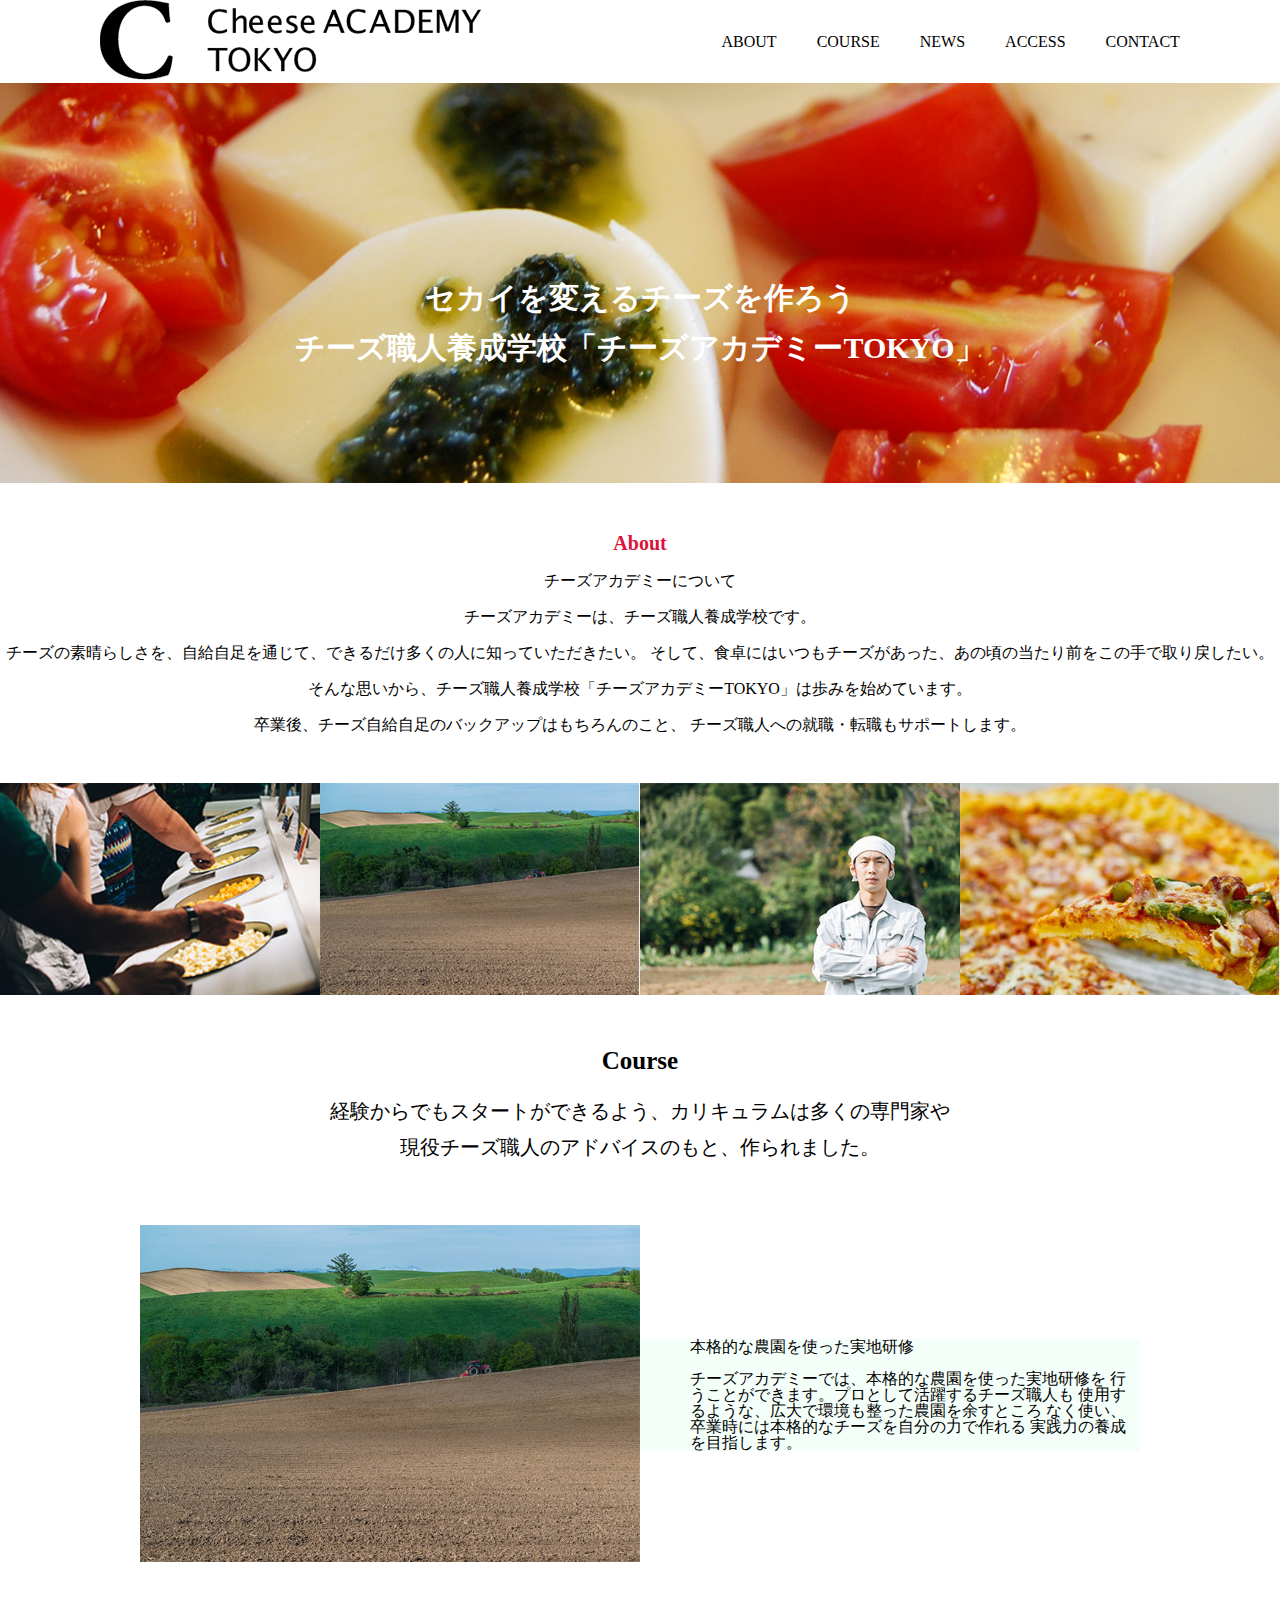
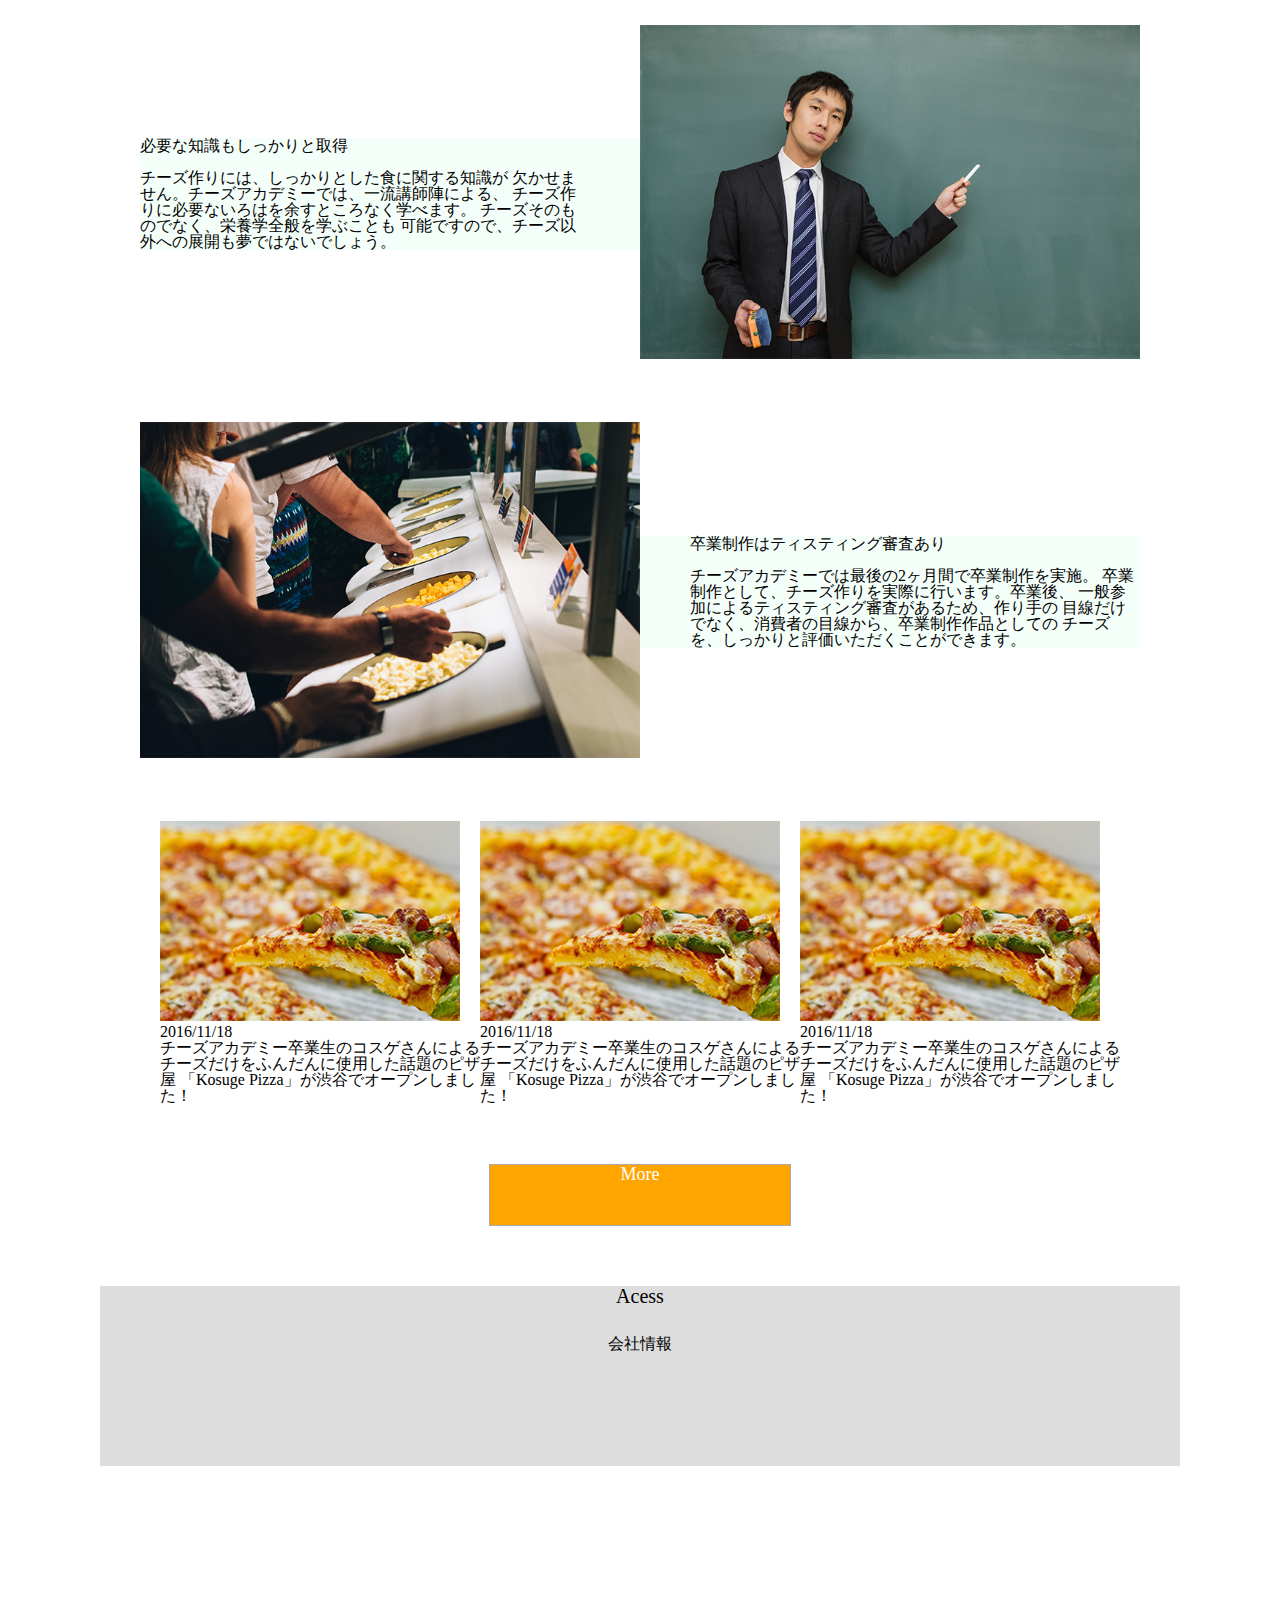
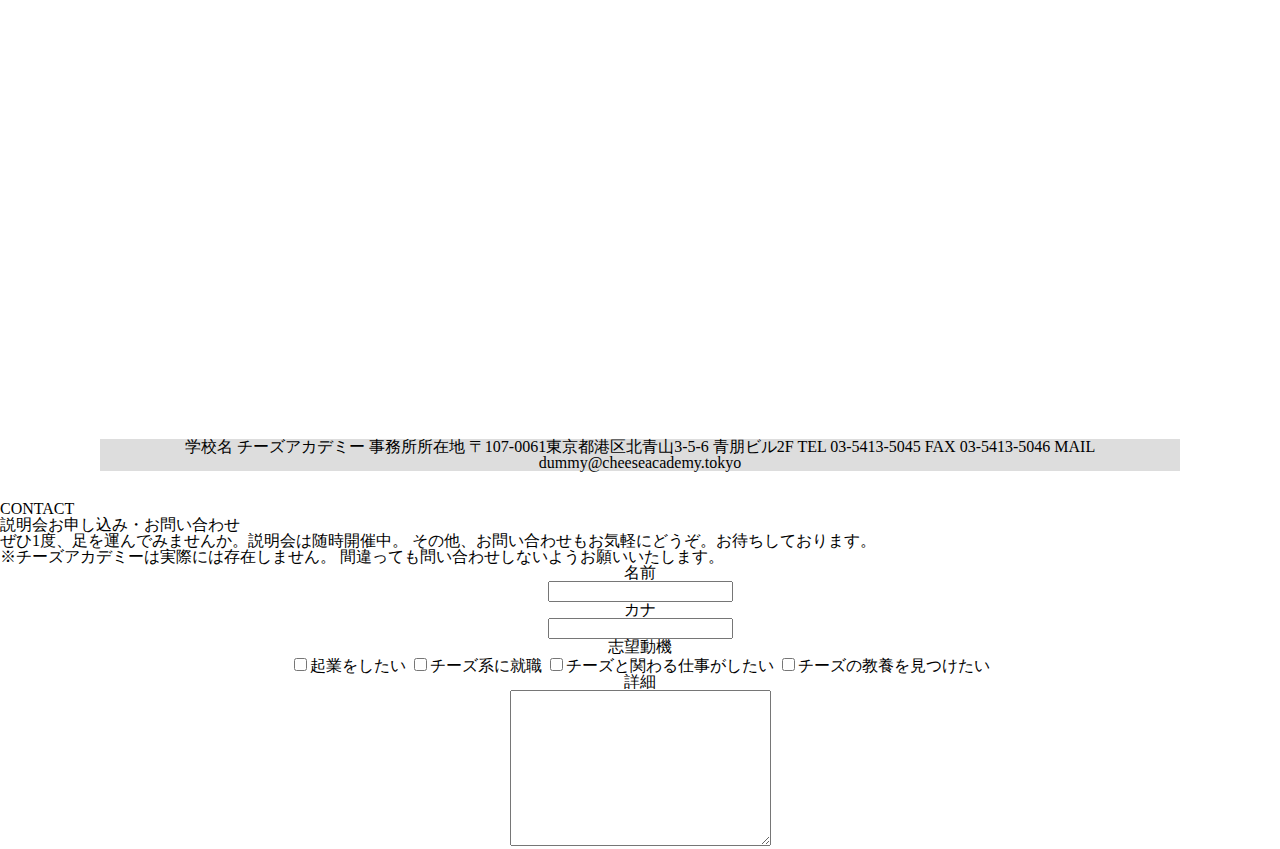
<file: index.html>
<!DOCTYPE html>
<html lang="ja">
<!-- 最初の設定は終わっています　必要な方は触ってください -->

<head>
  <meta charset="UTF-8">
  <meta name="viewport" content="width=device-width, initial-scale=1.0">
  <meta http-equiv="X-UA-Compatible" content="ie=edge">
  <title>チーズアカデミー</title>
  <link rel="stylesheet" href="css/reset.css">
  <link rel="stylesheet" href="css/style.css">
</head>
<!-- 最初の設定は終わっています　必要な方は触ってください -->


<body>
  <!-- この中に記述していく -->

  <div class="header">
  <h1 class="logo"><img src="img/header_logo.png" alt=""></h1>
  <ul class="header__nav">
    <li>ABOUT</li>
    <li>COURSE</li>
    <li>NEWS</li>
    <li>ACCESS</li>
    <li>CONTACT</li>
  </ul>
  </div>

  <div class="mainvisual">
    <h2 class="mainvisual__title">セカイを変えるチーズを作ろう</h2>
    <p class="mainvisual__subtitle">チーズ職人養成学校「チーズアカデミーTOKYO」</p>


  </div>

  <!-- ここから下にコードを書く -->

  <!-- ここから上にコードを書く -->
  <!-- この中に記述していく -->
  <script src="https://code.jquery.com/jquery-3.2.1.min.js"></script>
  <script src="js/main.js"></script>

  <div class="about">
  <h3 class="about__title">About</h3>
    <p class="about__subtitle">チーズアカデミーについて</p>
    <p class="about__text">チーズアカデミーは、チーズ職人養成学校です。</p>
    <p class="about__text">チーズの素晴らしさを、自給自足を通じて、できるだけ多くの人に知っていただきたい。
      そして、食卓にはいつもチーズがあった、あの頃の当たり前をこの手で取り戻したい。</p>
    <p class="about__text">そんな思いから、チーズ職人養成学校「チーズアカデミーTOKYO」は歩みを始めています。</p>
    <p class="about__text">卒業後、チーズ自給自足のバックアップはもちろんのこと、
      チーズ職人への就職・転職もサポートします。</p>
  </div>
  
  <div class="imgBox">
    <p><img src="img/about_01.jpg" alt=""></p>
    <p><img src="img/about_02.jpg" alt=""></p>
    <p><img src="img/about_03.jpg" alt=""></p>
    <p><img src="img/about_04.jpg" alt=""></p>
  </div>

<div class="Course">
  <h3 class="Course__title">Course</h3>
  <p class="Course__text">経験からでもスタートができるよう、カリキュラムは多くの専門家や<br>
    現役チーズ職人のアドバイスのもと、作られました。</p>


</div>

<div class="p-section p-flex" id="c-01">
  <div class="p-section__discription">
  <h3>本格的な農園を使った実地研修</h3>
  <p>チーズアカデミーでは、本格的な農園を使った実地研修を
    行うことができます。プロとして活躍するチーズ職人も
    使用するような、広大で環境も整った農園を余すところ
    なく使い、卒業時には本格的なチーズを自分の力で作れる
    実践力の養成を目指します。</p>
</div>
<div class="p-section__img"><img src="img/course_01.jpg" alt=""></div>
</div>

<div class="p-section p-flex" id="c-02">
<div class="p-section__discription">
  <h3>必要な知識もしっかりと取得</h3>
  <p>チーズ作りには、しっかりとした食に関する知識が
    欠かせません。チーズアカデミーでは、一流講師陣による、
    チーズ作りに必要ないろはを余すところなく学べます。
    チーズそのものでなく、栄養学全般を学ぶことも
    可能ですので、チーズ以外への展開も夢ではないでしょう。</p>
</div>
<div class="p-section__img"><img src="img/course_02.jpg" alt=""></div> 
</div>

<div class="p-section p-flex" id="c-03">
<div class="p-section__discription">
  <h3>卒業制作はティスティング審査あり</h3>
  <p>チーズアカデミーでは最後の2ヶ月間で卒業制作を実施。
    卒業制作として、チーズ作りを実際に行います。卒業後、
    一般参加によるティスティング審査があるため、作り手の
    目線だけでなく、消費者の目線から、卒業制作作品としての
    チーズを、しっかりと評価いただくことができます。</p>
  </div>
<div class="p-section__img"><img src="img/course_03.jpg" alt=""></div>
</div>


<div class="newsBox"></div>
  <ul class="newsList">

    <li class="newsList_item">
      <div class="newsList_item-img"><img src="img/news_img.jpg" alt=""></div>
      <div class="newsList_item-day">2016/11/18</div>
      <div class="newsList_item-text">チーズアカデミー卒業生のコスゲさんによる
        チーズだけをふんだんに使用した話題のピザ屋
        「Kosuge Pizza」が渋谷でオープンしました！</div>
    </li>

    <li class="newsList_item">
      <div class="newsList_item-img"><img src="img/news_img.jpg" alt=""></div>
      <div class="newsList_item-day">2016/11/18</div>
      <div class="newsList_item-text">チーズアカデミー卒業生のコスゲさんによる
        チーズだけをふんだんに使用した話題のピザ屋
        「Kosuge Pizza」が渋谷でオープンしました！</div>
    </li>

    <li class="newsList_item">
      <div class="newsList_item-img"><img src="img/news_img.jpg" alt=""></div>
      <div class="newsList_item-day">2016/11/18</div>
      <div class="newsList_item-text">チーズアカデミー卒業生のコスゲさんによる
        チーズだけをふんだんに使用した話題のピザ屋
        「Kosuge Pizza」が渋谷でオープンしました！</div>
    </li>

  </ul>

  <div class="readmore">
    <a class="button" href="#">More</a>
  </div>

  <div class="acessBox"></div>
    <div class="acess__title">
      <div class="Access-1">
      <p>Acess</p>
      </div>
      
      <div class="Access-2">
      <p>会社情報</p>
      </div>
    </div>
      
    <div class="acess-map">
      <iframe src="https://www.google.com/maps/embed?pb=!1m18!1m12!1m3!1d3241.3925225791795!2d139.71166271525848!3d35.667335780197504!2m3!1f0!2f0!3f0!3m2!1i1024!2i768!4f13.1!3m3!1m2!1s0x60188c9faa249f2b%3A0xee790ed6e4ca628d!2z44CSMTA3LTAwNjEg5p2x5Lqs6YO95riv5Yy65YyX6Z2S5bGx77yT5LiB55uu77yV4oiS77yWIDLpmo4!5e0!3m2!1sja!2sjp!4v1604660373006!5m2!1sja!2sjp" width="100%" height="450" frameborder="0" style="border:0;" allowfullscreen="" aria-hidden="false" tabindex="0"></iframe>
    </div>

    <div class="access-info">
      <tabled>
          <tr>
          <th>学校名</th>
          <th>チーズアカデミー</th>
          </tr>

          <tr>
            <th>事務所所在地</th>
            <th>〒107-0061東京都港区北青山3-5-6 青朋ビル2F</th>
          </tr>

          <tr>
            <th>TEL</th>
            <th>03-5413-5045</th>
          </tr>

          <tr>
            <th>FAX</th>
            <th>03-5413-5046</th>
          </tr>

          <tr>
            <th>MAIL</th>
            <th>dummy@cheeseacademy.tokyo</th>
          </tr>

      </table>
      </div>

    
    </div>
  
  <div class="contactBox">
    <h4>CONTACT</h4>
    <p>説明会お申し込み・お問い合わせ</p>
    <p>ぜひ1度、足を運んでみませんか。説明会は随時開催中。
      その他、お問い合わせもお気軽にどうぞ。お待ちしております。</p>
    <p>※チーズアカデミーは実際には存在しません。
      間違っても問い合わせしないようお願いいたします。</p>
  </div>  



  <div class="formBox">
  <dl>
    <dt><span>名前</span></dt>
    <dd><input type="text" name=name class="name"></dd>
  </dl>

  <dl>
    <dt>カナ</dt>
    <dd><input type="text"></dd>
  </dl>

  <dl>
    <dt>志望動機</dt>
    <dd>
      <span><input type="checkbox" name="id=">起業をしたい</span>
      <span><input type="checkbox" name="id=">チーズ系に就職</span>
      <span><input type="checkbox" name="id=">チーズと関わる仕事がしたい</span>
      <span><input type="checkbox" name="id=">チーズの教養を見つけたい</span>
    </dd>
  </dl>

  <dl>
    <dt>詳細</dt>
    <dd>
      <textarea name="" id="" cols="30" rows="10"></textarea>
    </dd>
  </dl>
</div>


</body>

</html>
</file>
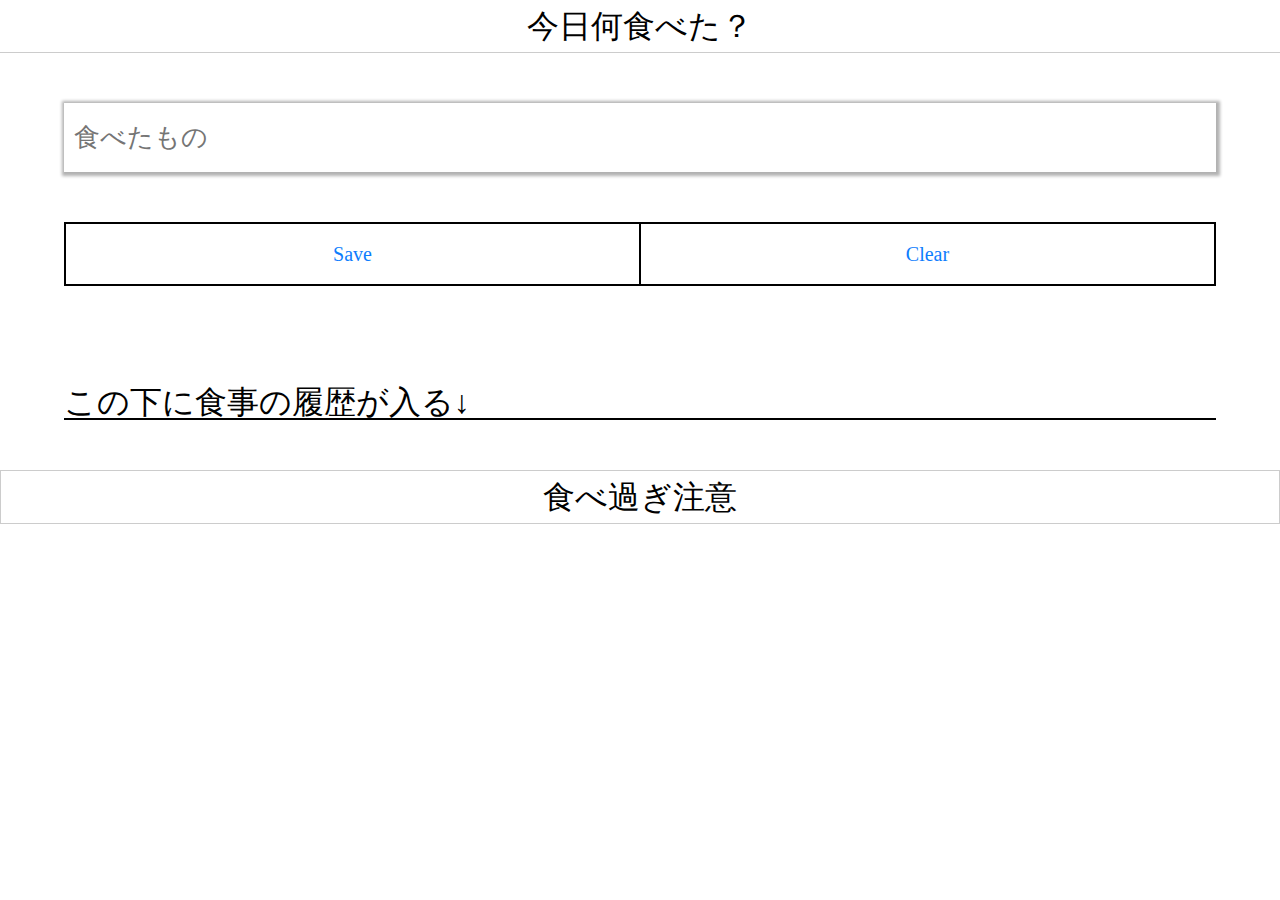
<file: html_kiwata_16/index_complete.html>
<!DOCTYPE html>
<html>

<head>
    <meta charset="UTF-8">
    <title>今日何食べた？</title>
    <script src="js/jquery-2.1.3.min.js"></script>
    <link rel='stylesheet' href='css/reset.css'>
    <link rel="stylesheet" href="css/sample.css">
</head>

<body>
    <header>
        <h1>今日何食べた？</h1>
    </header>
    <main>
        <input type="text" id="key" placeholder="食べたもの">
        <!-- <textarea id="memo" placeholder="ここにテキストが入ります"></textarea> -->
        <ul>
            <li id="save">Save</li>
            <li id="clear">Clear</li>
        </ul>
    </main>

    <div class='memo'>
        この下に食事の履歴が入る↓
    </div>
    <ul id="list">
        <!-- ここに追加データが挿入される -->
    </ul>


    <script>
        //1.Save クリックイベント
        $("#save").on("click", function () {

            // val()で値を取得する
            const key = $("#key").val();
            if(!key){
                alert("なにも食べてない？食べたものを入力してね！");
                retuen;
            }
            
            // const value = $("#memo").val(); 一時的
            // const value = $("2020-11-19").val();      // 先ほどundefined
            // const value = "2020-11-19";               // 固定値
            
            var today = new Date();      //現在時刻を取得(このままでは使えない)
            const value = today.getFullYear() + '-' + (today.getMonth() + 1) + '-' + today.getDate()
            
            // [解説] javascriptは日付が弱い(使うのが面倒くさい)
            // [解説] today.getFullYear()  todayの年
            // [解説] today.getMonth()     todayの月番号(1月は0、2月は1)
            // [解説] today.getDay()       todayの日
            // [解説] 文字列結合がjavascriptでは+ 数字の加算と同じなのでちょっと使いにくい 他の言語では「&」が多い
            

            // html側で入力されたデータを取得して確認
            console.log(key)
            console.log(value)

            // データを保存する
            localStorage.setItem(key, value); //一覧表示に追加
            //const html = `<li><span>${key}</span><span>${value}</span></li>`
            const html = `<li><span>${value}</span><span>${key}</span></li>`

            $("#list").append(html);


            // この↓消しちゃダメ
        });





        //2.clear クリックイベント
        $("#clear").on('click', function () {
            // 保存されたデータ（localStorage）を消す
            localStorage.clear();

            //id="list"を削除する
            $("#list").empty();
        });





        //3.ページ読み込み：保存データ取得表示
        for (let i = 0; i < localStorage.length; i++) {
            // 保存されたデータのkeyを取得
            const key = localStorage.key(i);
            console.log(key, 'key')

            // getItemのKeyを使って保存されたデータを全部取得
            const value = localStorage.getItem(key);
            console.log(value, 'value')

            const html = `<li><span>${value}</span><span>${key}</span></li>`
            $("#list").append(html);
        }
    </script>
    <footer>
        <small>食べ過ぎ注意</small>
    </footer>
</body>

</html>
</file>
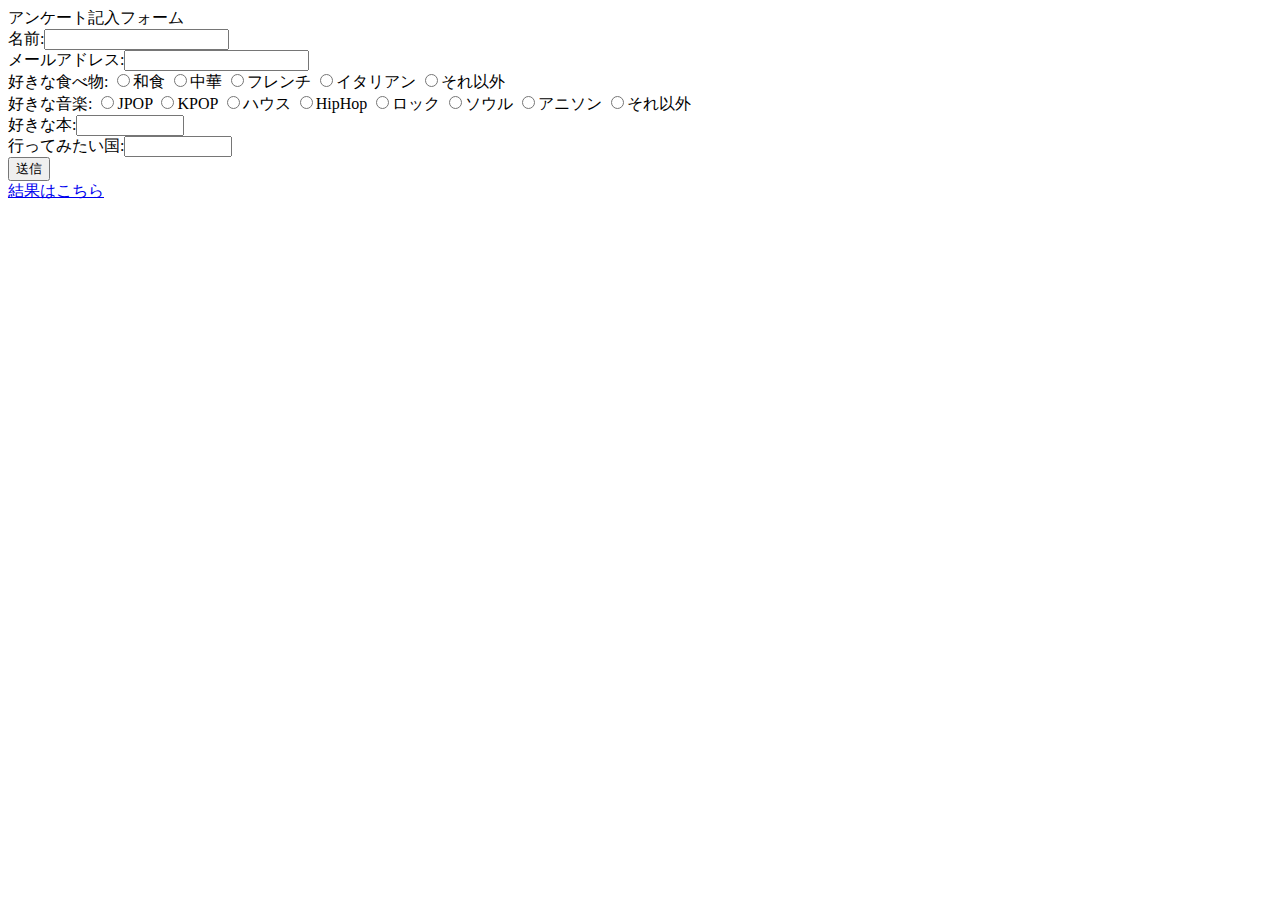
<file: PHP_kiwata_16（アンケート）/post.html>
<!DOCTYPE html>
<html lang="ja">
    <head>
        <meta charset="UTF-8">
        <title>アンケート</title>
    </head>
    
    <body>
        
        アンケート記入フォーム<br>
        
        <form method="post" action="write.php">
        
            名前:<input type="text" name="name" required><br>
            
            メールアドレス:<input type="email" name="mailaddress"><br>
            
            好きな食べ物:
            <input type="radio" name="food" value="和食"      >和食
            <input type="radio" name="food" value="中華"      >中華
            <input type="radio" name="food" value="フレンチ"  >フレンチ
            <input type="radio" name="food" value="イタリアン">イタリアン
            <input type="radio" name="food" value="それ以外"  >それ以外<br>

            好きな音楽:
            <input type="radio" name="music" value="JPOP"    >JPOP
            <input type="radio" name="music" value="KPOP"    >KPOP
            <input type="radio" name="music" value="ハウス"  >ハウス
            <input type="radio" name="music" value="HipHop"  >HipHop
            <input type="radio" name="music" value="ロック"  >ロック
            <input type="radio" name="music" value="ソウル"  >ソウル
            <input type="radio" name="music" value="アニソン">アニソン
            <input type="radio" name="music" value="それ以外">それ以外<br>

            好きな本:<input type="text" name="book" style="width:100px"><br>

            行ってみたい国:<input type="text" name="country" style="width:100px"><br>

            <input type="submit" value="送信">

        </form>
        
        <!--  input全てにnameを設定しました  -->
        <a href='read.php'>結果はこちら</a>

    </body>
</html>
</file>
<file: css/style.css>
/* ここから下に記載していく */
ul.header__nav {display: flex;}
ul.header__nav li{margin-left: 40px;}
.header {display: flex;justify-content: space-around;align-items: center;}

.mainvisual{
    height: 400px;
    background: url(../img/mainbg.png);
    background-position: center;
    background-size: cover;
    background-repeat: no-repeat;
}

.mainvisual__title{
    font-size: 30px;
    color: white;
    font-weight: bold;
    text-align: center;
    padding-top: 200px;


}

.mainvisual__subtitle{
    font-size: 30px;
    color: white;
    font-weight: bold;
    text-align: center;
    padding-top: 20px;


}
    
.about{text-align: center;margin: 50px 0;}
h3.about__title{font-size: 20px;font-weight: bold;color: crimson;margin-bottom: 20px;}
p.about__subtitle{margin-bottom: 20px;font-size: 16px;}
p.about__text{margin-bottom: 20px;}

.imgBox{display: flex;
        margin-bottom: 50px;}
.imgBox p{width: 25%;}
.imgBox p img{width: 100%;}

.Course{
    margin: 25px;
}

.Course__title{
    font-size: 25px
    ;text-align: center;
    font-weight: bold;
    margin-bottom: 20px;
}

.Course__text{
    text-align: center;
    font-size: 20px;
    margin-bottom: 20px;
    line-height: 1.8;
}

.p-flex {
  display: -webkit-box;
  display: -ms-flexbox;
  display: flex;
  flex-wrap: wrap;
  -webkit-box-pack: justify;
  -ms-flex-pack: justify;
  justify-content: space-between;
  flex-direction: row-reverse; }

#c-02 {
  flex-direction: row; }

  #c-01 .p-section__img, #c-02 .p-section__img, #c-03 .p-section__img{
    width: 50%;
    }
#c-01 .p-section__img img, #c-02 .p-section__img img, #c-03 .p-section__img img{
         width: 100%; 
        height: auto;
    }

.p-section {
  max-width: 1000px;
  margin: 60px auto 60px auto; }
  .p-section h3 {
    line-height: 1;
    margin-top: 0; }
  .p-section p {
    margin-top: 1rem; }

.p-section__discription {
  flex: 1;
  align-self: center;
  background:mintcream;
  padding: 0 0 0 50px;
  width: 480px; }

#c-02 .p-section__discription{padding-right: 50px;padding-left: 0px;}

.p-section__image01 {
  flex: 1; }

.p-section__image01 img {
  max-width: 100%;
  width: 100%; }

ul.newsList_item{width: 300px;}

ul.newsList{display: flex;justify-content: space-between;width: 960px;margin: 0 auto;}

.readmore a.button {
    text-decoration: none;
    color: white;
    display: block;
    text-align: center;
    background-color:orange;
    width: 300px;
    height: 60px;
    margin: auto;
    margin-top: 60px
    ;margin-bottom: 60px;
    font-size: 18px;
    border: 1px solid #aaa;
  }

.acess__title{background-color: #dddddd;height: 180px;
    margin-top: 60px;margin-bottom: 30px;
    margin-left: 100px;margin-right: 100px;}

.Access-1{text-align: center;font-size: 20px;
    margin-top: 60px;margin-bottom: 30px;
margin-left: 100px;margin-right: 100px;
}

.Access-2{text-align: center;
    }


.acess-map{text-align: center;
margin-top: 60px;margin-bottom: 60px;
margin-left: 100px;margin-right: 100px;}

.access-info{text-align: center;
    margin-top: 60px;margin-bottom: 30px;
    margin-left: 100px;margin-right: 100px;
    background-color:#dddddd;}

.formBox{text-align: center;}

dt.formBox{}
</file>
<file: html_kiwata_16/css/sample.css>
* {
    box-sizing: border-box;
}

body {
    margin: 0;
    padding: 0;
    text-align: left;
    font-size: 32px;
    width: 100%;
}

header {
    background-color: #fff;
    border-bottom: 1px solid #ccc;
    text-align: center;
}

h1 {
    margin: 10px auto;
    font-size: 100%;
}



main {
    width: 90%;
    display: block;
    position: relative;
    margin: 0 auto 100px;
}

footer {
    background-color: #fff;
    border: 1px solid #ccc;
    text-align: center;
    margin-top: 50px;
    padding: 10px 0;
}

p {
    font-size: 200%;
    text-align: center;
    border-bottom: 1px solid #fff;
    height: 200px;
}

ul {
    border: 1px solid #000000;
    display: table;
    /* 定義 */
    table-layout: fixed;
    width: 100%;
    font-size: 20px;
    margin: 50px auto;
    text-align: center;
}

li {
    list-style-type: none;
    display: table-cell;
    /* 定義 */
    cursor: pointer;
    color: #0d7dfd;
    padding: 20px;
    border: 1px solid #000;
}

li:hover {
    background: #0d7dfd;
    color: #fff;
}

textarea {
    margin: 20px auto;
    width: 100%;
    height: 100px;
    font-size: 80%;
    box-shadow: 1px 1px 3px 3px rgba(0, 0, 0, 0.3);
    resize: none;
    display: block;
    border: none;
    padding: 20px 10px;
}

#key {
    margin: 50px auto;
    width: 100%;
    font-size: 80%;
    box-shadow: 1px 1px 3px 3px rgba(0, 0, 0, 0.3);
    padding: 20px 10px;
    border: none;
    display: block;
}

table {
    display: block;
    margin: 50px auto;
    width: 100%;
    padding: 0;
}

tr {
    display: flex;
    justify-self: center;
}

th {
    width: 30%;
    font-size: 24px;
    background-color: #eee;
    padding: 0;
    margin: 0;
}

td {
    padding: 0;
    margin: 0;
    font-size: 16px;
}

.memo,
#list {
    width: 90%;
    margin: 0 auto;
}

#list li {
    display: flex;
    padding: 0;
}

#list li:hover {
    background: none;
}

#list li span {
    display: block;
    color: #000;
    padding: 20px;
    width: 50%;
}

#list li span:first-child {
    color: #000;
    border-right: 1px solid #000;
}
</file>
